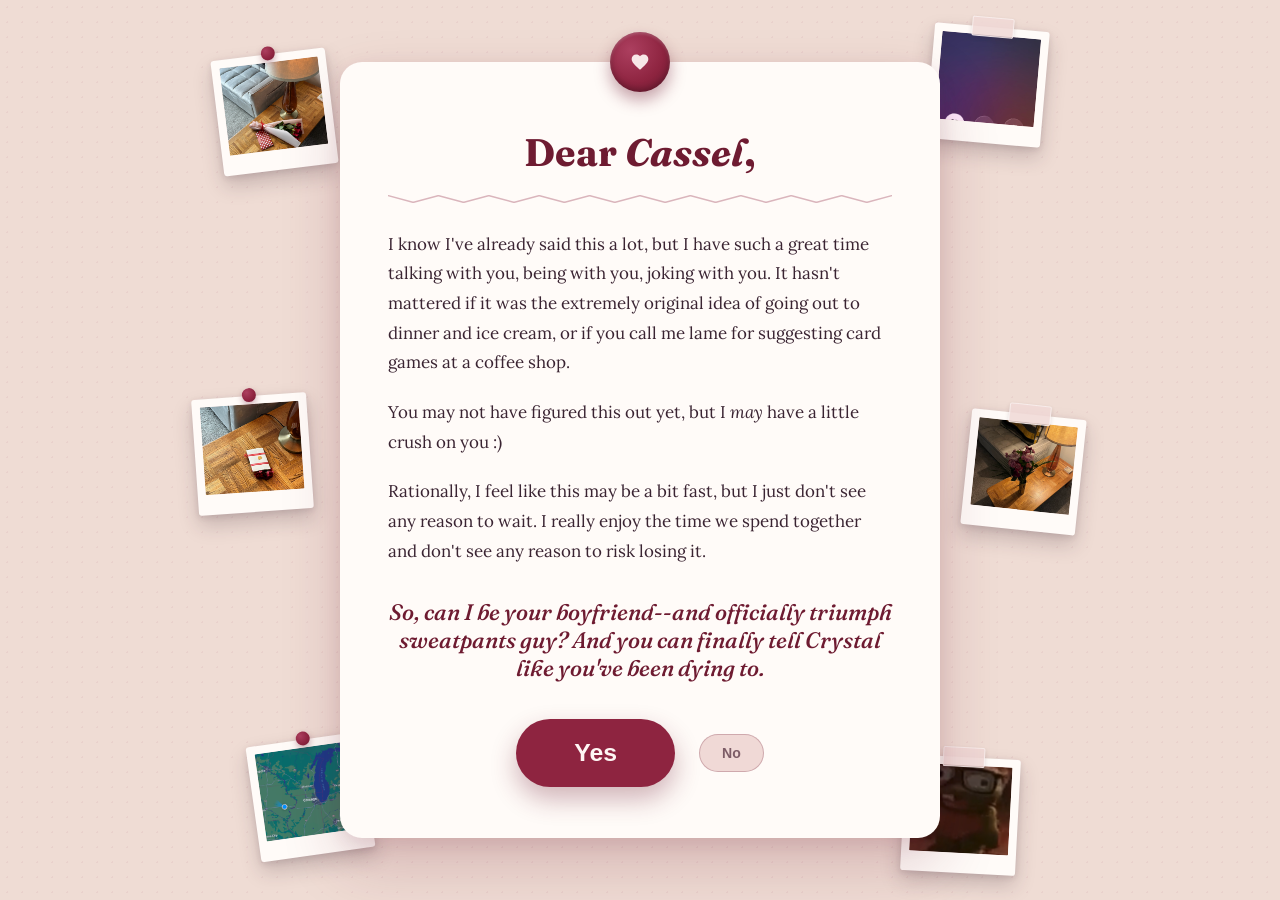
<file: index.html>
<!DOCTYPE html>
<html lang="en">
<head>
<meta charset="UTF-8">
<meta name="viewport" content="width=device-width, initial-scale=1.0">
<title>A Question For You</title>
<meta name="description" content="A little note, and a question.">
<link rel="preconnect" href="https://fonts.googleapis.com">
<link rel="preconnect" href="https://fonts.gstatic.com" crossorigin>
<link href="https://fonts.googleapis.com/css2?family=Fraunces:ital,wght@0,600;0,700;1,500&family=Lora:ital,wght@0,400;0,500;1,400&display=swap" rel="stylesheet">
<link rel="stylesheet" href="style.css">
</head>
<body>

<!-- ================================================================= -->
<!-- IDEA BOARD — six photos "pinned" behind the letter, shared by     -->
<!-- both screens (it lives outside .wrap entirely, so switching       -->
<!-- screens never touches it).                                       -->
<!--                                                                   -->
<!-- TO ADD YOUR OWN PHOTOS: create a folder named "photos" in the     -->
<!-- same place as this index.html file, then add six images named    -->
<!-- exactly 1.jpg, 2.jpg, 3.jpg, 4.jpg, 5.jpg and 6.jpg. That's it —  -->
<!-- each <img> below already points at photos/1.jpg etc., so they'll -->
<!-- appear automatically. Using .png instead of .jpg? Just change     -->
<!-- the file extension in the matching src and data-file below.      -->
<!--                                                                   -->
<!-- Until a photo exists at that path, the browser's onerror handler -->
<!-- below swaps in a little dashed placeholder labeled with the      -->
<!-- filename it's waiting for, so nothing looks broken in the        -->
<!-- meantime — see the full walkthrough in the chat reply.           -->
<!-- ================================================================= -->
<div class="pinboard" aria-hidden="true">
  <figure class="pin-photo pin-1">
    <div class="pin-photo__inner" data-file="photos/IMG_3178.jpeg">
      <img src="photos/IMG_3178.jpeg" alt="" loading="lazy"
           onerror="this.closest('.pin-photo').classList.add('pin-photo--empty')">
    </div>
  </figure>
  <figure class="pin-photo pin-2">
    <div class="pin-photo__inner" data-file="photos/2.jpeg">
      <img src="photos/2.jpeg" alt="" loading="lazy"
           onerror="this.closest('.pin-photo').classList.add('pin-photo--empty')">
    </div>
  </figure>
  <figure class="pin-photo pin-3">
    <div class="pin-photo__inner" data-file="photos/IMG_3211.jpeg">
      <img src="photos/IMG_3211.jpeg" alt="" loading="lazy"
           onerror="this.closest('.pin-photo').classList.add('pin-photo--empty')">
    </div>
  </figure>
  <figure class="pin-photo pin-4">
    <div class="pin-photo__inner" data-file="photos/IMG_3212.jpeg">
      <img src="photos/IMG_3212.jpeg" alt="" loading="lazy"
           onerror="this.closest('.pin-photo').classList.add('pin-photo--empty')">
    </div>
  </figure>
  <figure class="pin-photo pin-5">
    <div class="pin-photo__inner" data-file="photos/5.PNG">
      <img src="photos/5.PNG" alt="" loading="lazy"
           onerror="this.closest('.pin-photo').classList.add('pin-photo--empty')">
    </div>
  </figure>
  <figure class="pin-photo pin-6">
    <div class="pin-photo__inner" data-file="photos/6.png">
      <img src="photos/6.png" alt="" loading="lazy"
           onerror="this.closest('.pin-photo').classList.add('pin-photo--empty')">
    </div>
  </figure>
</div>

<div class="wrap">

  <!-- ============================================================= -->
  <!-- SCREEN 1 — the letter                                          -->
  <!-- ============================================================= -->
  <section id="letter-screen" class="screen active visible" aria-label="Letter">
    <div class="card card--intro">
      <div class="seal seal--intro" aria-hidden="true">
        <svg viewBox="0 0 24 24" width="20" height="20" focusable="false">
          <path fill="currentColor" d="M12 21.35l-1.45-1.32C5.4 15.36 2 12.28 2 8.5 2 5.42 4.42 3 7.5 3c1.74 0 3.41.81 4.5 2.09C13.09 3.81 14.76 3 16.5 3 19.58 3 22 5.42 22 8.5c0 3.78-3.4 6.86-8.55 11.54L12 21.35z"/>
        </svg>
      </div>

      <h1 class="salutation">Dear <span class="name">Cassel</span>,</h1>

      <svg class="divider" viewBox="0 0 300 12" preserveAspectRatio="none" aria-hidden="true">
        <polyline points="0,2 15,10 30,2 45,10 60,2 75,10 90,2 105,10 120,2 135,10 150,2 165,10 180,2 195,10 210,2 225,10 240,2 255,10 270,2 285,10 300,2" fill="none" stroke="currentColor" stroke-width="1.5" stroke-linecap="round" stroke-linejoin="round"/>
      </svg>

      <!-- ============================================================ -->
      <!-- ✏️  EDIT ME — replace these paragraphs with your own words   -->
      <!-- ============================================================ -->
      <div class="letter-body">
        <p>I know I've already said this a lot, but I have such a great time talking with you, being with you, joking with you. It hasn't mattered if it was the extremely original idea of going out to dinner and ice cream, or if you call me lame for suggesting card games at a coffee shop.</p>
        <p>You may not have figured this out yet, but I <span class="name">may</span> have a little crush on you :)</p>
        <p>Rationally, I feel like this may be a bit fast, but I just don't see any reason to wait. I really enjoy the time we spend together and don't see any reason to risk losing it.</p>
      </div>
      <!-- END EDIT ME -->

      <p class="question">So, can I be your boyfriend--and officially triumph sweatpants guy? And you can finally tell Crystal like you've been dying to.</p>

      <div class="button-row">
        <button type="button" id="yes-btn" class="btn btn-yes">Yes</button>
        <button type="button" id="no-btn" class="btn btn-no">No</button>
      </div>
    </div>
  </section>

  <!-- ============================================================= -->
  <!-- SCREEN 2 — the response, shown after "Yes" is pressed          -->
  <!-- ============================================================= -->
  <section id="response-screen" class="screen" aria-label="Response">
    <div class="card">
      <div class="seal" aria-hidden="true">
        <svg viewBox="0 0 24 24" width="20" height="20" focusable="false">
          <path fill="currentColor" d="M12 21.35l-1.45-1.32C5.4 15.36 2 12.28 2 8.5 2 5.42 4.42 3 7.5 3c1.74 0 3.41.81 4.5 2.09C13.09 3.81 14.76 3 16.5 3 19.58 3 22 5.42 22 8.5c0 3.78-3.4 6.86-8.55 11.54L12 21.35z"/>
        </svg>
      </div>

      <h1 class="salutation">I knew it :)</h1>

      <svg class="divider" viewBox="0 0 300 12" preserveAspectRatio="none" aria-hidden="true">
        <polyline points="0,2 15,10 30,2 45,10 60,2 75,10 90,2 105,10 120,2 135,10 150,2 165,10 180,2 195,10 210,2 225,10 240,2 255,10 270,2 285,10 300,2" fill="none" stroke="currentColor" stroke-width="1.5" stroke-linecap="round" stroke-linejoin="round"/>
      </svg>

      <!-- ============================================================ -->
      <!-- ✏️  EDIT ME — replace this paragraph with your own words     -->
      <!-- ============================================================ -->
      <div class="letter-body">
        <p>And now's where you can complement my very original idea that I came up with all on my own. But thank you, and I'm very excited :)</p>
      </div>
      <!-- END EDIT ME -->

      <div class="button-row">
        <button type="button" id="back-btn" class="btn btn-back">&larr; Back</button>
      </div>
    </div>
  </section>

</div>

<script src="script.js"></script>
</body>
</html>
</file>
<file: style.css>
/* ===================================================================
   Fonts — Fraunces for the voice of the letter, Lora for the body,
   system sans reserved for the interface (the buttons).
   =================================================================== */
@import url('https://fonts.googleapis.com/css2?family=Fraunces:ital,wght@0,600;0,700;1,500&family=Lora:ital,wght@0,400;0,500;1,400&display=swap');

/* ===================================================================
   Tokens
   =================================================================== */
:root {
  --paper: #efdcd4;
  --card: #fffbf8;
  --ink: #3a2432;
  --ink-soft: #7d5d67;
  --wax: #8e2440;
  --wax-deep: #6e1b31;
  --blush: #f0d9d6;
  --radius: 22px;
}

/* ===================================================================
   Base
   =================================================================== */
* {
  box-sizing: border-box;
}

html {
  height: 100%;
}

body {
  position: relative;
  margin: 0;
  min-height: 100%;
  background-color: var(--paper);
  background-image: radial-gradient(rgba(142, 36, 64, 0.06) 1px, transparent 1px);
  background-size: 15px 15px;
  color: var(--ink);
  font-family: 'Lora', Georgia, 'Times New Roman', serif;
  overflow-x: hidden;
}

/* ===================================================================
   Layout — one screen visible at a time, cross-faded between.
   Every screen shares the same grid cell (grid-area: 1 / 1) so they
   stack directly on top of one another. During the crossfade both
   screens are briefly display:flex at once — as plain flex/block
   boxes they'd sit side by side and squeeze each other's width for
   that instant, then snap back, which is what caused the jitter.
   Stacking them removes the competition for space entirely.
   =================================================================== */
.wrap {
  min-height: 100vh;
  display: grid;
  place-items: center;
  padding: 48px 20px;
}

.screen {
  grid-area: 1 / 1;
  display: none;
  width: 100%;
  justify-content: center;
  opacity: 0;
  transform: translateY(16px);
  transition: opacity 0.5s ease, transform 0.5s ease;
}

.screen.active {
  display: flex;
}

.screen.visible {
  opacity: 1;
  transform: none;
}

.card {
  position: relative;
  background: var(--card);
  border-radius: var(--radius);
  box-shadow: 0 26px 60px rgba(110, 27, 49, 0.20), 0 6px 18px rgba(110, 27, 49, 0.10);
  padding: 60px 48px 48px;
  max-width: 600px;
  width: 100%;
  text-align: center;
}

/* Plays once, on first load only. script.js removes this class the
   moment the animation ends, so it can never restart (and collide
   with the .screen transition above) if this screen is shown again
   later, e.g. via the Back button. */
.card--intro {
  animation: card-rise 0.7s ease-out 0.15s backwards;
}

@keyframes card-rise {
  from { opacity: 0; transform: translateY(18px); }
  to   { opacity: 1; transform: none; }
}

/* ===================================================================
   Idea board — six photos "pinned" behind the letter card, shared by
   both screens (the pinboard lives outside .screen and .wrap in the
   markup, so the cross-fade between screens never touches it — it's
   just always there).

   On a wide window the photos scatter loosely around the card, like
   snapshots pinned to a board behind it. Below ~980px there isn't
   reliably enough room beside a 600px-wide card to scatter photos
   without overlapping it or spilling off-screen, so under that
   breakpoint this becomes a simple horizontal strip above the letter
   instead — same photos, same pinned styling, just laid out in a row
   that can never collide with anything.
   =================================================================== */
.pinboard {
  position: static;
  display: flex;
  gap: 14px;
  overflow-x: auto;
  padding: 4px 20px 26px;
  -webkit-overflow-scrolling: touch;
}

.pin-photo {
  position: static;
  flex: 0 0 auto;
  width: 92px;
  margin: 0;
}

/* Each photo's individual tilt — kept the same in both the strip and
   scattered layouts so they read as hand-placed either way. */
.pin-1 { transform: rotate(-7deg); }
.pin-2 { transform: rotate(5deg); }
.pin-3 { transform: rotate(-4deg); }
.pin-4 { transform: rotate(6deg); }
.pin-5 { transform: rotate(-8deg); }
.pin-6 { transform: rotate(3deg); }

.pin-photo__inner {
  position: relative;
  background: var(--card);
  padding: 8px 8px 20px;
  border-radius: 3px;
  box-shadow: 0 10px 20px rgba(58, 36, 50, 0.22), 0 2px 6px rgba(58, 36, 50, 0.12);
  animation: pin-fade 0.5s ease-out backwards;
}

/* Staggered entrance so the photos feel dropped into place one at a
   time, after the card and seal have already arrived. */
.pin-photo:nth-of-type(1) .pin-photo__inner { animation-delay: 0.45s; }
.pin-photo:nth-of-type(2) .pin-photo__inner { animation-delay: 0.52s; }
.pin-photo:nth-of-type(3) .pin-photo__inner { animation-delay: 0.59s; }
.pin-photo:nth-of-type(4) .pin-photo__inner { animation-delay: 0.66s; }
.pin-photo:nth-of-type(5) .pin-photo__inner { animation-delay: 0.73s; }
.pin-photo:nth-of-type(6) .pin-photo__inner { animation-delay: 0.80s; }

@keyframes pin-fade {
  from { opacity: 0; transform: translateY(-8px); }
  to   { opacity: 1; transform: none; }
}

/* A small wax pin or a strip of tape at the top of each photo,
   alternating so the board doesn't feel too uniform. */
.pin-photo__inner::before {
  content: '';
  position: absolute;
  top: -8px;
  left: 50%;
  transform: translateX(-50%);
  width: 14px;
  height: 14px;
  border-radius: 50%;
  background: radial-gradient(circle at 34% 30%, #ac3f5f, var(--wax) 58%, var(--wax-deep) 100%);
  box-shadow: 0 3px 6px rgba(110, 27, 49, 0.35);
}

.pin-photo:nth-of-type(even) .pin-photo__inner::before {
  width: 40px;
  height: 18px;
  top: -10px;
  border-radius: 2px;
  background: rgba(240, 217, 214, 0.85);
  border: 1px solid rgba(255, 255, 255, 0.5);
  box-shadow: 0 2px 4px rgba(58, 36, 50, 0.15);
}

.pin-photo__inner img {
  display: block;
  width: 100%;
  height: 88px;
  object-fit: cover;
  border-radius: 1px;
  background: var(--blush);
}

/* Placeholder shown until a real photo exists at that path — see the
   onerror handler on each <img> in index.html. Keeps the board
   looking intentional instead of broken while photos are still
   being added, and doubles as an on-page reminder of each filename. */
.pin-photo--empty .pin-photo__inner img {
  display: none;
}

.pin-photo--empty .pin-photo__inner::after {
  content: attr(data-file);
  display: flex;
  align-items: center;
  justify-content: center;
  text-align: center;
  height: 88px;
  background: repeating-linear-gradient(45deg, var(--blush), var(--blush) 6px, transparent 6px, transparent 12px);
  border: 1.5px dashed rgba(110, 27, 49, 0.35);
  border-radius: 1px;
  font-family: -apple-system, BlinkMacSystemFont, 'Segoe UI', Roboto, sans-serif;
  font-size: 0.64rem;
  color: var(--ink-soft);
  padding: 4px;
}

@media (min-width: 980px) {
  /* Bounded to a box roughly the card's width plus margin, centered
     on the page, rather than the full viewport — so the photos stay
     snug around the card on an ultra-wide monitor instead of
     drifting off toward the edges of the screen. */
  .pinboard {
    position: absolute;
    top: 0;
    bottom: 0;
    left: 50%;
    width: min(92vw, 900px);
    transform: translateX(-50%);
    display: block;
    overflow: visible;
    padding: 0;
    z-index: 0;
    pointer-events: none;
  }

  .pin-photo {
    position: absolute;
    width: clamp(100px, 9vw, 140px);
  }

  .pin-1 { top: 6%;    left: 3%;   transform: rotate(-7deg); }
  .pin-2 { top: 3%;    right: 5%;  transform: rotate(5deg); }
  .pin-3 { top: 44%;   left: 0.5%; transform: rotate(-4deg); }
  .pin-4 { top: 46%;   right: 1%;  transform: rotate(6deg); }
  .pin-5 { bottom: 5%; left: 7%;   transform: rotate(-8deg); }
  .pin-6 { bottom: 3%; right: 8%;  transform: rotate(3deg); }

  .wrap {
    position: relative;
    z-index: 1;
  }
}

/* ===================================================================
   Wax seal — the signature element. Sits astride the top edge of the
   card, like a real seal holding the letter shut.
   =================================================================== */
.seal {
  position: absolute;
  top: -30px;
  left: 50%;
  transform: translateX(-50%);
  width: 60px;
  height: 60px;
  border-radius: 50%;
  background: radial-gradient(circle at 34% 30%, #ac3f5f, var(--wax) 58%, var(--wax-deep) 100%);
  box-shadow:
    0 8px 16px rgba(110, 27, 49, 0.4),
    inset 0 -3px 6px rgba(0, 0, 0, 0.25),
    inset 0 2px 3px rgba(255, 255, 255, 0.2);
  display: flex;
  align-items: center;
  justify-content: center;
  color: rgba(255, 246, 244, 0.92);
}

.seal--intro {
  animation: seal-stamp 0.8s cubic-bezier(0.2, 0.8, 0.3, 1) both;
}

@keyframes seal-stamp {
  0%   { transform: translateX(-50%) translateY(-46px) scale(1.6) rotate(-14deg); opacity: 0; }
  55%  { transform: translateX(-50%) translateY(3px) scale(0.92) rotate(5deg); opacity: 1; }
  78%  { transform: translateX(-50%) translateY(-2px) scale(1.04) rotate(-2deg); }
  100% { transform: translateX(-50%) translateY(0) scale(1) rotate(0deg); opacity: 1; }
}

/* ===================================================================
   Typography
   =================================================================== */
.salutation {
  font-family: 'Fraunces', Georgia, serif;
  font-weight: 700;
  font-size: clamp(1.8rem, 4vw, 2.4rem);
  color: var(--wax-deep);
  margin: 6px 0 18px;
}

.name {
  font-style: italic;
}

.divider {
  display: block;
  width: 100%;
  height: 10px;
  color: var(--wax);
  opacity: 0.32;
  margin: 0 0 26px;
}

.letter-body p {
  font-size: 1.06rem;
  line-height: 1.75;
  color: var(--ink);
  margin: 0 0 20px;
  text-align: left;
}

.letter-body p:last-child {
  margin-bottom: 0;
}

.question {
  font-family: 'Fraunces', Georgia, serif;
  font-style: italic;
  font-weight: 500;
  font-size: 1.4rem;
  color: var(--wax-deep);
  margin: 32px 0 34px;
}

/* ===================================================================
   Buttons — Yes dominates on purpose; No stays quiet and evasive.
   =================================================================== */
.button-row {
  display: flex;
  align-items: center;
  justify-content: center;
  gap: 24px;
  flex-wrap: wrap;
  min-height: 74px;
}

.btn {
  font-family: -apple-system, BlinkMacSystemFont, 'Segoe UI', Roboto, sans-serif;
  border: none;
  border-radius: 999px;
  cursor: pointer;
  font-weight: 600;
  transition:
    transform 0.15s ease,
    box-shadow 0.15s ease,
    background 0.15s ease,
    left 0.35s cubic-bezier(0.34, 1.56, 0.64, 1),
    top 0.35s cubic-bezier(0.34, 1.56, 0.64, 1);
}

.btn:focus-visible {
  outline: 3px solid var(--wax-deep);
  outline-offset: 3px;
}

.btn-yes {
  background: var(--wax);
  color: #fff6f4;
  font-size: clamp(1.2rem, 2.6vw, 1.55rem);
  padding: 20px 58px;
  box-shadow: 0 12px 26px rgba(110, 27, 49, 0.32);
}

.btn-yes:hover {
  background: var(--wax-deep);
  transform: translateY(-2px) scale(1.03);
  box-shadow: 0 16px 32px rgba(110, 27, 49, 0.38);
}

.btn-no {
  background: var(--blush);
  color: var(--ink-soft);
  font-size: 0.88rem;
  padding: 10px 22px;
  border: 1px solid rgba(110, 27, 49, 0.25);
  z-index: 10;
}

.btn-back {
  background: transparent;
  color: var(--ink-soft);
  font-size: 0.9rem;
  padding: 10px 24px;
  border: 1.5px solid var(--blush);
  margin-top: 30px;
}

.btn-back:hover {
  background: var(--blush);
  color: var(--ink);
}

/* ===================================================================
   Responsive
   =================================================================== */
@media (max-width: 480px) {
  .card {
    padding: 52px 26px 36px;
  }
  .button-row {
    gap: 16px;
  }
}

/* ===================================================================
   Reduced motion
   =================================================================== */
@media (prefers-reduced-motion: reduce) {
  .card--intro,
  .seal--intro,
  .pin-photo__inner {
    animation: none;
  }
  .btn {
    transition: background 0.15s ease;
  }
  .screen {
    transition: none;
  }
}
</file>
